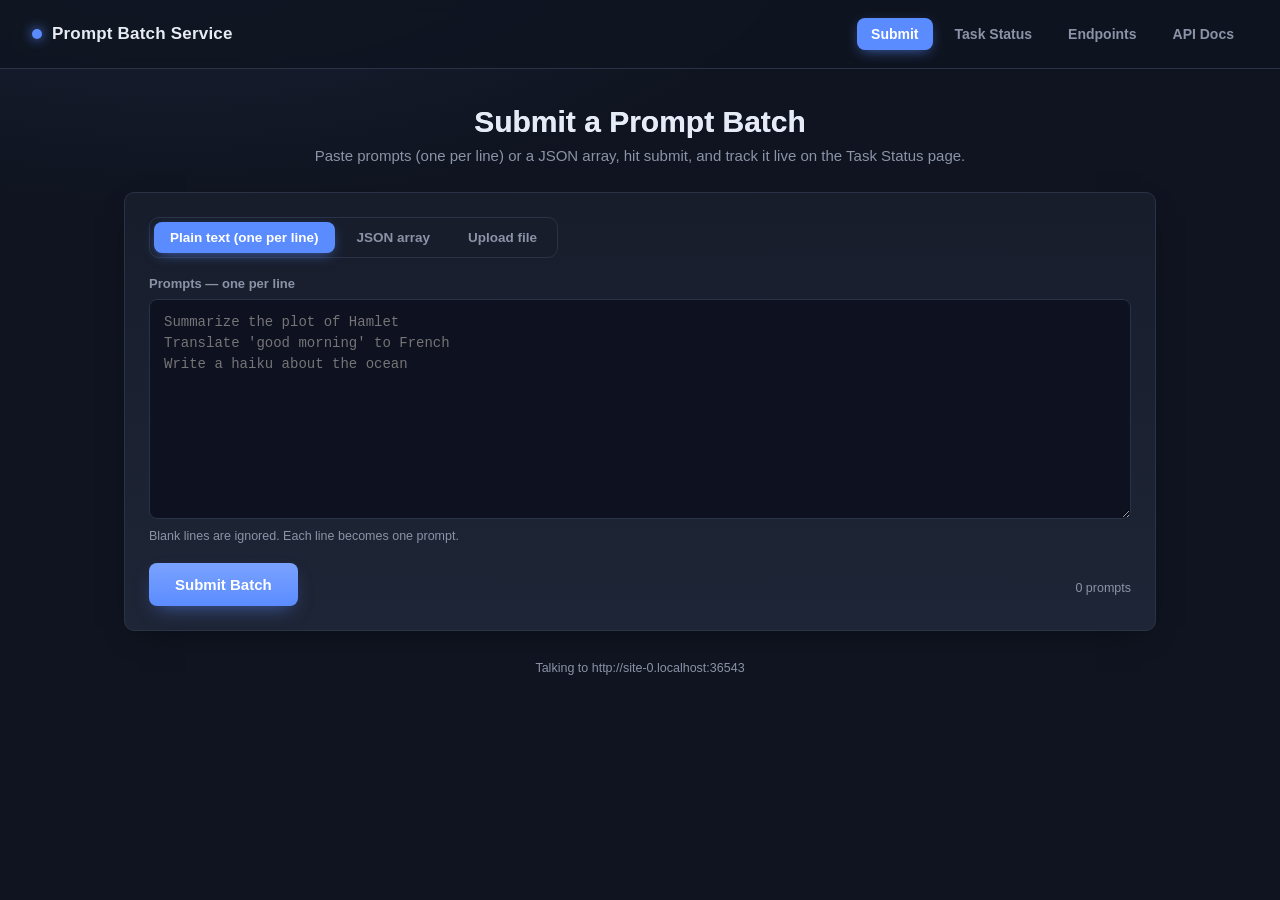
<file: src/main/resources/assets/index.html>
<!DOCTYPE html>
<html lang="en">
<head>
<meta charset="UTF-8" />
<meta name="viewport" content="width=device-width, initial-scale=1.0" />
<title>Submit Batch · Prompt Batch Service</title>
<link rel="stylesheet" href="style.css" />
</head>
<body>
  <div class="topbar">
    <div class="brand"><span class="dot"></span> Prompt Batch Service</div>
    <nav>
      <a href="index.html" class="active">Submit</a>
      <a href="status.html">Task Status</a>
      <a href="endpoints.html">Endpoints</a>
      <a href="/swagger" target="_blank" rel="noopener">API Docs</a>
    </nav>
  </div>

  <main>
    <div class="hero">
      <h1>Submit a Prompt Batch</h1>
      <p>Paste prompts (one per line) or a JSON array, hit submit, and track it live on the Task Status page.</p>
    </div>

    <div class="card">
      <div class="tabs">
        <button class="tab-btn active" data-mode="text" type="button">Plain text (one per line)</button>
        <button class="tab-btn" data-mode="json" type="button">JSON array</button>
        <button class="tab-btn" data-mode="file" type="button">Upload file</button>
      </div>

      <form id="submit-form">
        <div id="mode-text">
          <label for="prompts-text">Prompts — one per line</label>
          <textarea id="prompts-text" placeholder="Summarize the plot of Hamlet
Translate 'good morning' to French
Write a haiku about the ocean"></textarea>
          <div class="hint">Blank lines are ignored. Each line becomes one prompt.</div>
        </div>

        <div id="mode-json" style="display:none;">
          <label for="prompts-json">Prompts — JSON array of strings</label>
          <textarea id="prompts-json" placeholder='["hello", "world", "foo", "bar"]'></textarea>
          <div class="hint">Must be a valid JSON array, e.g. <code>["prompt one", "prompt two"]</code></div>
        </div>

        <div id="mode-file" style="display:none;">
          <label>Upload a file (one prompt per line, or a <code>.json</code> array)</label>
          <div class="file-drop" id="file-drop">
            <input type="file" id="file-input" accept=".txt,.json,text/plain,application/json" />
            <div id="file-drop-label">Click to choose a file, or drag one here</div>
          </div>
        </div>

        <div class="row" style="margin-top:20px;">
          <button type="submit" class="primary" id="submit-btn">Submit Batch</button>
          <span class="spacer"></span>
          <span class="hint" id="prompt-count">0 prompts</span>
        </div>

        <div class="banner" id="banner"></div>
      </form>
    </div>

    <div class="card result-panel" id="result-card" style="display:none;">
      <div class="result-head">
        <div>
          <strong>Batch <span class="mono copy-id" id="result-id" title="Click to copy"></span></strong>
        </div>
        <span id="result-badge"></span>
      </div>
      <div class="progress-bar"><div class="progress-fill" id="result-fill" style="width:0%"></div></div>
      <div class="stat-grid">
        <div class="stat"><div class="num" id="stat-total">0</div><div class="lbl">Total</div></div>
        <div class="stat"><div class="num" id="stat-completed">0</div><div class="lbl">Completed</div></div>
        <div class="stat"><div class="num" id="stat-succeeded">0</div><div class="lbl">Succeeded</div></div>
        <div class="stat"><div class="num" id="stat-failed">0</div><div class="lbl">Failed</div></div>
      </div>
      <div class="row" style="margin-top:16px;">
        <a href="status.html" class="link">View all tasks on the Task Status page &rarr;</a>
        <span class="spacer"></span>
        <button class="secondary" id="submit-another">Submit another</button>
      </div>
    </div>

    <div class="footer-note">Talking to <span id="api-base"></span></div>
  </main>

  <script src="app.js"></script>
  <script src="submit.js"></script>
</body>
</html>
</file>
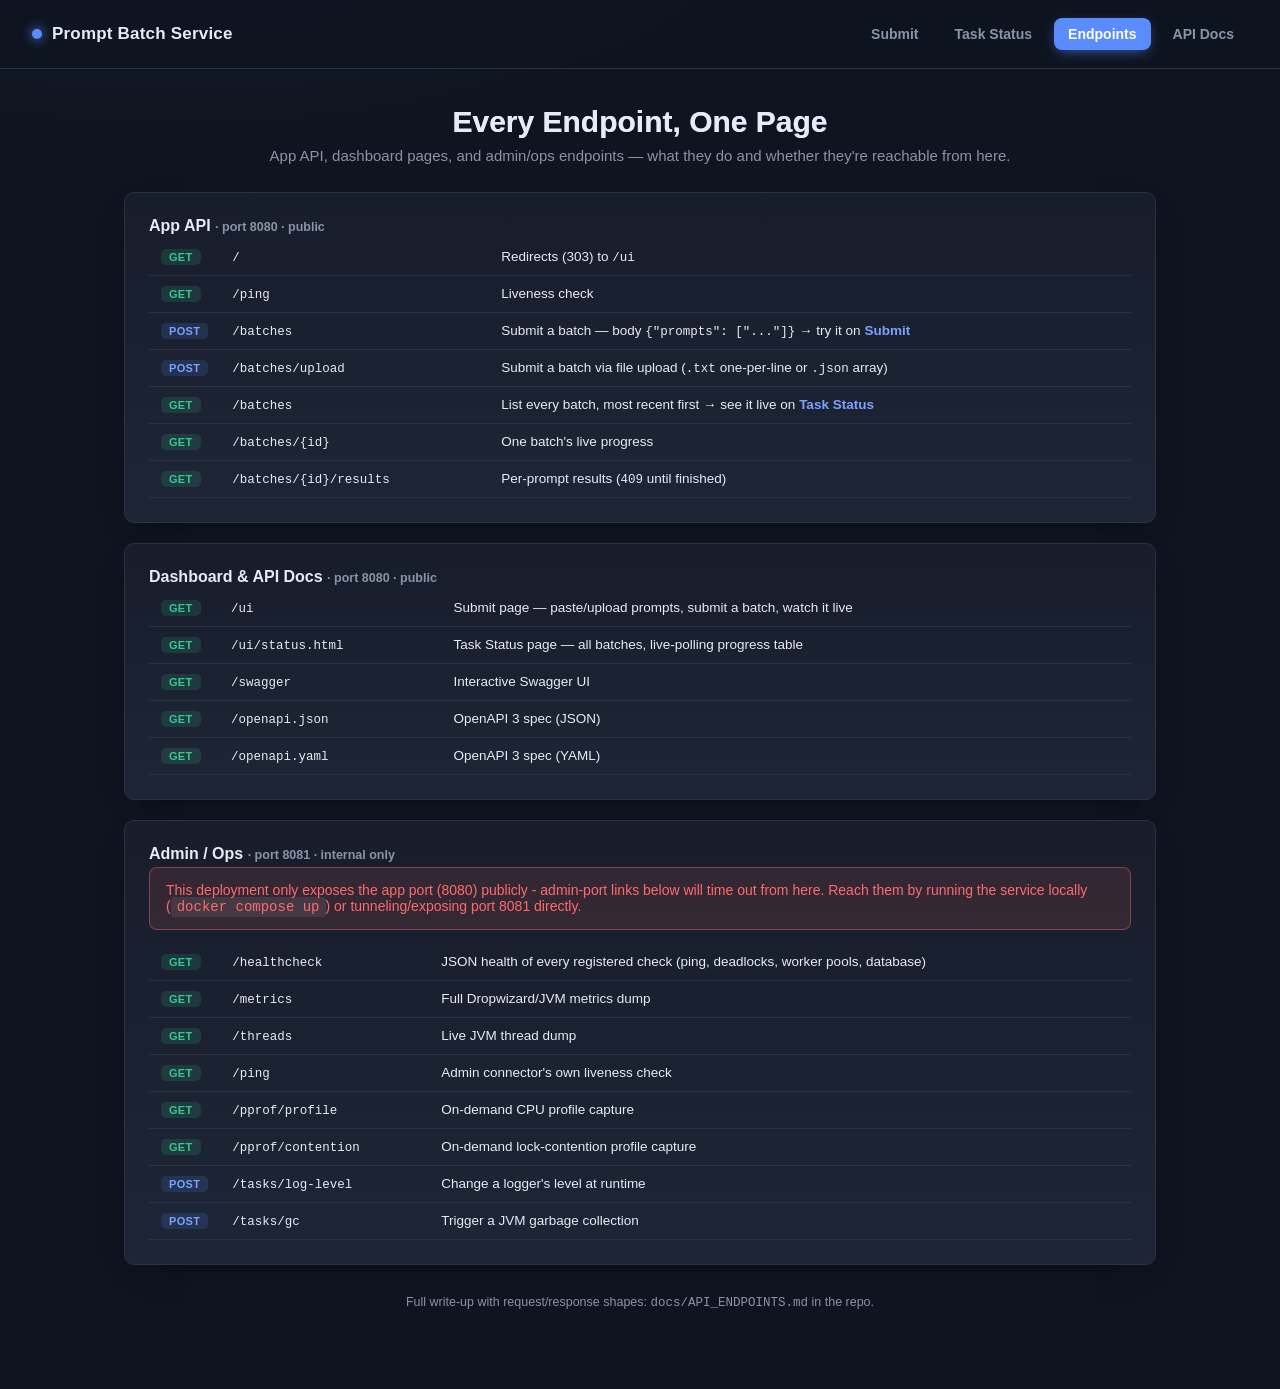
<file: src/main/resources/assets/endpoints.html>
<!DOCTYPE html>
<html lang="en">
<head>
<meta charset="UTF-8" />
<meta name="viewport" content="width=device-width, initial-scale=1.0" />
<title>Endpoints · Prompt Batch Service</title>
<link rel="stylesheet" href="style.css" />
</head>
<body>
  <div class="topbar">
    <div class="brand"><span class="dot"></span> Prompt Batch Service</div>
    <nav>
      <a href="index.html">Submit</a>
      <a href="status.html">Task Status</a>
      <a href="endpoints.html" class="active">Endpoints</a>
      <a href="/swagger" target="_blank" rel="noopener">API Docs</a>
    </nav>
  </div>

  <main>
    <div class="hero">
      <h1>Every Endpoint, One Page</h1>
      <p>App API, dashboard pages, and admin/ops endpoints — what they do and whether they're reachable from here.</p>
    </div>

    <div class="card">
      <div class="row between" style="margin-bottom:4px;">
        <h2 style="margin:0;font-size:16px;">App API <span class="hint">· port 8080 · public</span></h2>
      </div>
      <table class="endpoint-table">
        <tbody>
          <tr>
            <td><span class="method GET">GET</span></td>
            <td><a class="ep-link" href="/" target="_blank" rel="noopener"><code>/</code></a></td>
            <td>Redirects (303) to <code>/ui</code></td>
          </tr>
          <tr>
            <td><span class="method GET">GET</span></td>
            <td><a class="ep-link" href="/ping" target="_blank" rel="noopener"><code>/ping</code></a></td>
            <td>Liveness check</td>
          </tr>
          <tr>
            <td><span class="method POST">POST</span></td>
            <td><code>/batches</code></td>
            <td>Submit a batch — body <code>{"prompts": ["..."]}</code> → try it on <a class="link" href="index.html">Submit</a></td>
          </tr>
          <tr>
            <td><span class="method POST">POST</span></td>
            <td><code>/batches/upload</code></td>
            <td>Submit a batch via file upload (<code>.txt</code> one-per-line or <code>.json</code> array)</td>
          </tr>
          <tr>
            <td><span class="method GET">GET</span></td>
            <td><a class="ep-link" href="/batches" target="_blank" rel="noopener"><code>/batches</code></a></td>
            <td>List every batch, most recent first → see it live on <a class="link" href="status.html">Task Status</a></td>
          </tr>
          <tr>
            <td><span class="method GET">GET</span></td>
            <td><code>/batches/{id}</code></td>
            <td>One batch's live progress</td>
          </tr>
          <tr>
            <td><span class="method GET">GET</span></td>
            <td><code>/batches/{id}/results</code></td>
            <td>Per-prompt results (<code>409</code> until finished)</td>
          </tr>
        </tbody>
      </table>
    </div>

    <div class="card">
      <div class="row between" style="margin-bottom:4px;">
        <h2 style="margin:0;font-size:16px;">Dashboard &amp; API Docs <span class="hint">· port 8080 · public</span></h2>
      </div>
      <table class="endpoint-table">
        <tbody>
          <tr>
            <td><span class="method GET">GET</span></td>
            <td><a class="ep-link" href="index.html"><code>/ui</code></a></td>
            <td>Submit page — paste/upload prompts, submit a batch, watch it live</td>
          </tr>
          <tr>
            <td><span class="method GET">GET</span></td>
            <td><a class="ep-link" href="status.html"><code>/ui/status.html</code></a></td>
            <td>Task Status page — all batches, live-polling progress table</td>
          </tr>
          <tr>
            <td><span class="method GET">GET</span></td>
            <td><a class="ep-link" href="/swagger" target="_blank" rel="noopener"><code>/swagger</code></a></td>
            <td>Interactive Swagger UI</td>
          </tr>
          <tr>
            <td><span class="method GET">GET</span></td>
            <td><a class="ep-link" href="/openapi.json" target="_blank" rel="noopener"><code>/openapi.json</code></a></td>
            <td>OpenAPI 3 spec (JSON)</td>
          </tr>
          <tr>
            <td><span class="method GET">GET</span></td>
            <td><a class="ep-link" href="/openapi.yaml" target="_blank" rel="noopener"><code>/openapi.yaml</code></a></td>
            <td>OpenAPI 3 spec (YAML)</td>
          </tr>
        </tbody>
      </table>
    </div>

    <div class="card">
      <div class="row between" style="margin-bottom:4px;">
        <h2 style="margin:0;font-size:16px;">Admin / Ops <span class="hint">· port 8081 · internal only<span id="admin-hint-extra"></span></span></h2>
      </div>
      <div class="banner show" id="admin-banner" style="margin-top:0;margin-bottom:14px;"></div>
      <table class="endpoint-table">
        <tbody>
          <tr><td><span class="method GET">GET</span></td><td><a class="ep-link admin-link" data-path="/healthcheck"><code>/healthcheck</code></a></td><td>JSON health of every registered check (ping, deadlocks, worker pools, database)</td></tr>
          <tr><td><span class="method GET">GET</span></td><td><a class="ep-link admin-link" data-path="/metrics"><code>/metrics</code></a></td><td>Full Dropwizard/JVM metrics dump</td></tr>
          <tr><td><span class="method GET">GET</span></td><td><a class="ep-link admin-link" data-path="/threads"><code>/threads</code></a></td><td>Live JVM thread dump</td></tr>
          <tr><td><span class="method GET">GET</span></td><td><a class="ep-link admin-link" data-path="/ping"><code>/ping</code></a></td><td>Admin connector's own liveness check</td></tr>
          <tr><td><span class="method GET">GET</span></td><td><a class="ep-link admin-link" data-path="/pprof/profile"><code>/pprof/profile</code></a></td><td>On-demand CPU profile capture</td></tr>
          <tr><td><span class="method GET">GET</span></td><td><a class="ep-link admin-link" data-path="/pprof/contention"><code>/pprof/contention</code></a></td><td>On-demand lock-contention profile capture</td></tr>
          <tr><td><span class="method POST">POST</span></td><td><code>/tasks/log-level</code></td><td>Change a logger's level at runtime</td></tr>
          <tr><td><span class="method POST">POST</span></td><td><code>/tasks/gc</code></td><td>Trigger a JVM garbage collection</td></tr>
        </tbody>
      </table>
    </div>

    <div class="footer-note">Full write-up with request/response shapes: <code>docs/API_ENDPOINTS.md</code> in the repo.</div>
  </main>

  <script src="app.js"></script>
  <script src="endpoints.js"></script>
</body>
</html>
</file>
<file: src/main/resources/assets/style.css>
:root {
  --bg: #0f1420;
  --panel: #171d2b;
  --panel-2: #1e2536;
  --border: #2a3245;
  --text: #e7ebf3;
  --muted: #8b93a7;
  --accent: #5b8cff;
  --accent-2: #7aa2ff;
  --success: #35c98f;
  --danger: #ff6b6b;
  --warn: #ffb454;
  --radius: 10px;
}

* {
  box-sizing: border-box;
}

@keyframes bgDrift {
  0%, 100% { background-position: 0% 0%; }
  50% { background-position: 15% 10%; }
}

@keyframes fadeInUp {
  from { opacity: 0; transform: translateY(14px); }
  to { opacity: 1; transform: translateY(0); }
}

@keyframes fadeIn {
  from { opacity: 0; }
  to { opacity: 1; }
}

@keyframes popIn {
  from { opacity: 0; transform: scale(0.96); }
  to { opacity: 1; transform: scale(1); }
}

@keyframes shimmer {
  0% { background-position: -200px 0; }
  100% { background-position: calc(200px + 100%) 0; }
}

@keyframes spin {
  to { transform: rotate(360deg); }
}

@keyframes softBounce {
  0%, 100% { transform: translateY(0); }
  50% { transform: translateY(-6px); }
}

html {
  scroll-behavior: smooth;
}

body {
  margin: 0;
  font-family: -apple-system, BlinkMacSystemFont, "Segoe UI", Roboto, Helvetica, Arial, sans-serif;
  background: radial-gradient(1200px 600px at 10% -10%, #1b2438 0%, var(--bg) 55%);
  background-size: 140% 140%;
  color: var(--text);
  min-height: 100vh;
  animation: bgDrift 22s ease-in-out infinite;
  opacity: 0;
  transition: opacity 0.35s ease;
}

body.ready {
  opacity: 1;
}

.topbar {
  display: flex;
  align-items: center;
  justify-content: space-between;
  padding: 18px 32px;
  border-bottom: 1px solid var(--border);
  background: rgba(15, 20, 32, 0.85);
  backdrop-filter: blur(6px);
  position: sticky;
  top: 0;
  z-index: 10;
  animation: fadeInUp 0.5s ease both;
}

.brand {
  display: flex;
  align-items: center;
  gap: 10px;
  font-weight: 700;
  font-size: 17px;
  letter-spacing: 0.2px;
}

.brand .dot {
  width: 10px;
  height: 10px;
  border-radius: 50%;
  background: var(--accent);
  box-shadow: 0 0 12px var(--accent);
  animation: pulse 2.2s infinite;
}

nav {
  display: flex;
  gap: 8px;
}

nav a {
  position: relative;
  color: var(--muted);
  text-decoration: none;
  padding: 8px 14px;
  border-radius: 8px;
  font-size: 14px;
  font-weight: 600;
  transition: color 0.2s ease, background 0.2s ease, transform 0.15s ease;
}

nav a:hover {
  color: var(--text);
  background: var(--panel-2);
  transform: translateY(-1px);
}

nav a.active {
  color: #fff;
  background: var(--accent);
  box-shadow: 0 4px 14px -4px rgba(91, 140, 255, 0.7);
}

main {
  max-width: 1080px;
  margin: 0 auto;
  padding: 36px 24px 80px;
}

.hero {
  text-align: center;
  margin-bottom: 28px;
  animation: fadeInUp 0.55s ease 0.05s both;
}

.hero h1 {
  font-size: 30px;
  margin: 0 0 8px;
  background: linear-gradient(90deg, var(--text), var(--accent-2));
  -webkit-background-clip: text;
  background-clip: text;
}

.hero p {
  color: var(--muted);
  margin: 0;
  font-size: 15px;
}

.card {
  background: linear-gradient(180deg, var(--panel), var(--panel-2));
  border: 1px solid var(--border);
  border-radius: var(--radius);
  padding: 24px;
  box-shadow: 0 10px 30px -15px rgba(0, 0, 0, 0.6);
  animation: fadeInUp 0.5s ease 0.1s both;
  transition: box-shadow 0.25s ease, border-color 0.25s ease, transform 0.25s ease;
}

.card:hover {
  border-color: #394363;
  box-shadow: 0 16px 40px -18px rgba(0, 0, 0, 0.7);
}

.card + .card {
  margin-top: 20px;
}

.tabs {
  display: flex;
  gap: 6px;
  margin-bottom: 18px;
  background: var(--panel);
  border: 1px solid var(--border);
  border-radius: 10px;
  padding: 4px;
  width: fit-content;
}

.tab-btn {
  border: none;
  background: transparent;
  color: var(--muted);
  padding: 8px 16px;
  border-radius: 8px;
  cursor: pointer;
  font-weight: 600;
  font-size: 13.5px;
  transition: color 0.2s ease, background 0.2s ease, transform 0.12s ease;
}

.tab-btn:hover {
  color: var(--text);
}

.tab-btn:active {
  transform: scale(0.96);
}

.tab-btn.active {
  background: var(--accent);
  color: #fff;
  box-shadow: 0 4px 14px -4px rgba(91, 140, 255, 0.7);
}

#mode-text, #mode-json, #mode-file {
  animation: fadeIn 0.25s ease both;
}

label {
  display: block;
  font-size: 13px;
  font-weight: 600;
  color: var(--muted);
  margin-bottom: 8px;
}

textarea, input[type="text"] {
  width: 100%;
  background: #0d1120;
  border: 1px solid var(--border);
  color: var(--text);
  border-radius: 8px;
  padding: 12px 14px;
  font-size: 14px;
  font-family: "SFMono-Regular", Consolas, "Liberation Mono", Menlo, monospace;
  resize: vertical;
  outline: none;
  transition: border-color 0.15s ease;
}

textarea {
  min-height: 220px;
  line-height: 1.5;
}

textarea:focus, input[type="text"]:focus {
  border-color: var(--accent);
}

.hint {
  color: var(--muted);
  font-size: 12.5px;
  margin-top: 6px;
}

.row {
  display: flex;
  gap: 14px;
  align-items: center;
  flex-wrap: wrap;
}

.row.between {
  justify-content: space-between;
}

.spacer {
  flex: 1;
}

button.primary {
  position: relative;
  overflow: hidden;
  background: linear-gradient(180deg, var(--accent-2), var(--accent));
  color: #fff;
  border: none;
  border-radius: 8px;
  padding: 13px 26px;
  font-size: 15px;
  font-weight: 700;
  cursor: pointer;
  box-shadow: 0 8px 20px -8px rgba(91, 140, 255, 0.6);
  transition: transform 0.15s ease, box-shadow 0.15s ease;
}

button.primary:hover {
  transform: translateY(-1px);
  box-shadow: 0 10px 24px -8px rgba(91, 140, 255, 0.75);
}

button.primary:active {
  transform: translateY(0) scale(0.98);
}

button.primary:disabled {
  opacity: 0.7;
  cursor: not-allowed;
  transform: none;
}

.btn-spinner {
  display: inline-block;
  width: 13px;
  height: 13px;
  border: 2px solid rgba(255, 255, 255, 0.35);
  border-top-color: #fff;
  border-radius: 50%;
  margin-right: 8px;
  vertical-align: -2px;
  animation: spin 0.7s linear infinite;
}

button.secondary {
  background: var(--panel-2);
  color: var(--text);
  border: 1px solid var(--border);
  border-radius: 8px;
  padding: 9px 16px;
  font-size: 13.5px;
  font-weight: 600;
  cursor: pointer;
  transition: border-color 0.15s ease, transform 0.15s ease;
}

button.secondary:hover {
  border-color: var(--accent);
  transform: translateY(-1px);
}

button.secondary:active {
  transform: translateY(0) scale(0.97);
}

button.icon-btn {
  background: transparent;
  border: 1px solid var(--border);
  color: var(--muted);
  border-radius: 6px;
  padding: 6px 10px;
  font-size: 12.5px;
  cursor: pointer;
  transition: color 0.15s ease, border-color 0.15s ease, transform 0.1s ease;
}

button.icon-btn:hover {
  color: var(--text);
  border-color: var(--accent);
  transform: translateY(-1px);
}

button.icon-btn:active {
  transform: translateY(0) scale(0.95);
}

.file-drop {
  border: 1.5px dashed var(--border);
  border-radius: 8px;
  padding: 24px;
  text-align: center;
  color: var(--muted);
  cursor: pointer;
  transition: border-color 0.2s ease, background 0.2s ease, transform 0.15s ease;
}

.file-drop:hover {
  border-color: var(--accent);
  background: rgba(91, 140, 255, 0.06);
}

.file-drop.drag {
  border-color: var(--accent);
  background: rgba(91, 140, 255, 0.1);
  transform: scale(1.01);
}

.file-drop input {
  display: none;
}

.banner {
  border-radius: 8px;
  padding: 14px 16px;
  font-size: 14px;
  margin-top: 16px;
  display: none;
  border: 1px solid transparent;
  opacity: 0;
  transform: translateY(-6px);
  transition: opacity 0.25s ease, transform 0.25s ease;
}

.banner.show {
  display: block;
  opacity: 1;
  transform: translateY(0);
}

.banner.success {
  background: rgba(53, 201, 143, 0.12);
  border-color: rgba(53, 201, 143, 0.4);
  color: var(--success);
}

.banner.error {
  background: rgba(255, 107, 107, 0.12);
  border-color: rgba(255, 107, 107, 0.4);
  color: var(--danger);
}

.banner code {
  background: rgba(255, 255, 255, 0.08);
  padding: 2px 6px;
  border-radius: 4px;
}

.result-panel {
  margin-top: 18px;
  animation: popIn 0.3s ease both;
}

.result-head {
  display: flex;
  align-items: center;
  justify-content: space-between;
  margin-bottom: 10px;
}

.badge {
  display: inline-flex;
  align-items: center;
  gap: 6px;
  padding: 4px 10px;
  border-radius: 20px;
  font-size: 12px;
  font-weight: 700;
  letter-spacing: 0.3px;
}

.badge::before {
  content: "";
  width: 6px;
  height: 6px;
  border-radius: 50%;
  background: currentColor;
}

.badge.QUEUED { background: rgba(255, 180, 84, 0.15); color: var(--warn); }
.badge.PROCESSING { background: rgba(91, 140, 255, 0.15); color: var(--accent-2); animation: badgeGlow 1.6s ease-in-out infinite; }
.badge.COMPLETED { background: rgba(53, 201, 143, 0.15); color: var(--success); }
.badge.FAILED { background: rgba(255, 107, 107, 0.15); color: var(--danger); }

@keyframes badgeGlow {
  0%, 100% { box-shadow: 0 0 0 0 rgba(91, 140, 255, 0.35); }
  50% { box-shadow: 0 0 0 5px rgba(91, 140, 255, 0); }
}

.progress-bar {
  height: 10px;
  border-radius: 6px;
  background: #0d1120;
  border: 1px solid var(--border);
  overflow: hidden;
  margin-top: 10px;
}

.progress-fill {
  height: 100%;
  background: linear-gradient(90deg, var(--accent), var(--success));
  border-radius: 6px;
  transition: width 0.5s cubic-bezier(0.22, 1, 0.36, 1);
  position: relative;
  overflow: hidden;
}

.progress-fill::after {
  content: "";
  position: absolute;
  inset: 0;
  background: linear-gradient(
    100deg,
    transparent 20%,
    rgba(255, 255, 255, 0.35) 50%,
    transparent 80%
  );
  background-size: 200px 100%;
  animation: shimmer 1.8s linear infinite;
}

.stat-grid {
  display: grid;
  grid-template-columns: repeat(4, 1fr);
  gap: 12px;
  margin-top: 14px;
}

.stat {
  background: #0d1120;
  border: 1px solid var(--border);
  border-radius: 8px;
  padding: 12px 14px;
  transition: border-color 0.2s ease, transform 0.2s ease;
}

.stat:hover {
  border-color: var(--accent);
  transform: translateY(-2px);
}

.stat .num {
  font-size: 20px;
  font-weight: 700;
  display: inline-block;
  transition: transform 0.2s ease;
}

.stat .num.bump {
  animation: numBump 0.35s ease;
}

@keyframes numBump {
  0% { transform: scale(1); }
  40% { transform: scale(1.25); }
  100% { transform: scale(1); }
}

.stat .lbl {
  font-size: 11.5px;
  color: var(--muted);
  text-transform: uppercase;
  letter-spacing: 0.4px;
  margin-top: 2px;
}

table {
  width: 100%;
  border-collapse: collapse;
  font-size: 13.5px;
}

thead th {
  text-align: left;
  color: var(--muted);
  font-weight: 600;
  font-size: 12px;
  text-transform: uppercase;
  letter-spacing: 0.4px;
  padding: 10px 12px;
  border-bottom: 1px solid var(--border);
  position: sticky;
  top: 65px;
  background: var(--panel);
}

tbody tr {
  animation: fadeInUp 0.35s ease both;
}

tbody td {
  padding: 12px;
  border-bottom: 1px solid var(--border);
  vertical-align: middle;
  transition: background 0.15s ease;
}

tbody tr:hover td {
  background: rgba(255, 255, 255, 0.03);
}

.mini-bar .fill {
  transition: width 0.5s cubic-bezier(0.22, 1, 0.36, 1);
}

.mono {
  font-family: "SFMono-Regular", Consolas, "Liberation Mono", Menlo, monospace;
  font-size: 12.5px;
  color: var(--muted);
}

.mini-bar {
  width: 100px;
  height: 6px;
  background: #0d1120;
  border-radius: 4px;
  overflow: hidden;
  display: inline-block;
  vertical-align: middle;
  margin-right: 8px;
}

.mini-bar .fill {
  height: 100%;
  background: linear-gradient(90deg, var(--accent), var(--success));
}

.empty-state {
  text-align: center;
  padding: 60px 20px;
  color: var(--muted);
  animation: fadeIn 0.4s ease both;
}

.empty-state .big {
  font-size: 36px;
  margin-bottom: 10px;
  display: inline-block;
  animation: softBounce 2.4s ease-in-out infinite;
}

.toolbar {
  display: flex;
  align-items: center;
  gap: 12px;
  margin-bottom: 16px;
  flex-wrap: wrap;
}

select {
  background: #0d1120;
  color: var(--text);
  border: 1px solid var(--border);
  border-radius: 8px;
  padding: 8px 12px;
  font-size: 13px;
  font-weight: 600;
}

.pulse {
  width: 8px;
  height: 8px;
  border-radius: 50%;
  background: var(--success);
  display: inline-block;
  box-shadow: 0 0 0 0 rgba(53, 201, 143, 0.6);
  animation: pulse 1.6s infinite;
}

@keyframes pulse {
  0% { box-shadow: 0 0 0 0 rgba(53, 201, 143, 0.55); }
  70% { box-shadow: 0 0 0 8px rgba(53, 201, 143, 0); }
  100% { box-shadow: 0 0 0 0 rgba(53, 201, 143, 0); }
}

.footer-note {
  text-align: center;
  color: var(--muted);
  font-size: 12.5px;
  margin-top: 30px;
}

a.link {
  color: var(--accent-2);
  text-decoration: none;
  font-weight: 600;
}

a.link:hover {
  text-decoration: underline;
}

.copy-id {
  cursor: pointer;
}

.endpoint-table {
  width: 100%;
  border-collapse: collapse;
  font-size: 13.5px;
}

.endpoint-table td {
  padding: 10px 12px;
  border-bottom: 1px solid var(--border);
  vertical-align: top;
}

.endpoint-table tr {
  animation: fadeInUp 0.35s ease both;
}

.endpoint-table tr:hover td {
  background: rgba(255, 255, 255, 0.03);
}

.endpoint-table code {
  font-family: "SFMono-Regular", Consolas, "Liberation Mono", Menlo, monospace;
  font-size: 12.5px;
}

.endpoint-table td:first-child {
  width: 70px;
}

.endpoint-table td:nth-child(2) {
  white-space: nowrap;
}

a.ep-link {
  color: var(--text);
  text-decoration: none;
  transition: color 0.15s ease;
}

a.ep-link:hover {
  color: var(--accent-2);
  text-decoration: underline;
}

.method {
  display: inline-block;
  padding: 2px 8px;
  border-radius: 5px;
  font-size: 11px;
  font-weight: 700;
  letter-spacing: 0.3px;
}

.method.GET {
  background: rgba(53, 201, 143, 0.15);
  color: var(--success);
}

.method.POST {
  background: rgba(91, 140, 255, 0.15);
  color: var(--accent-2);
}
</file>
